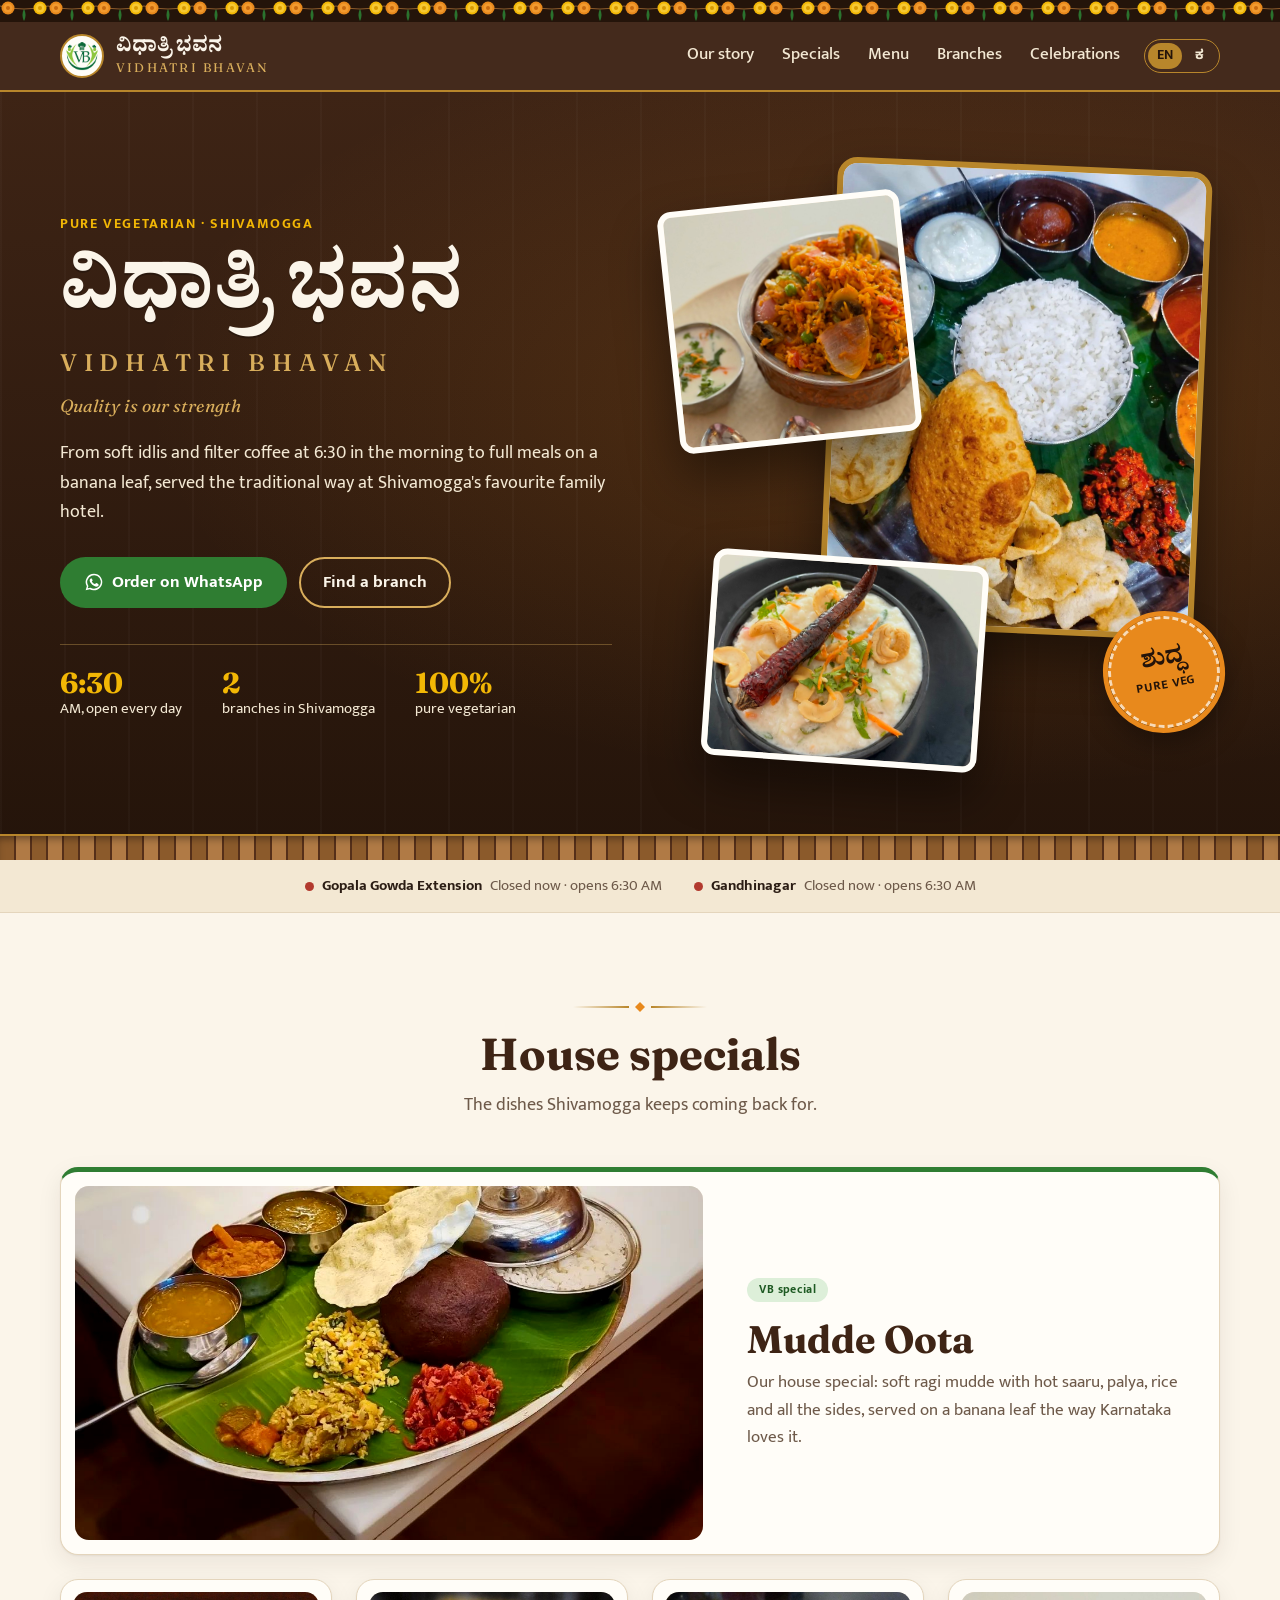
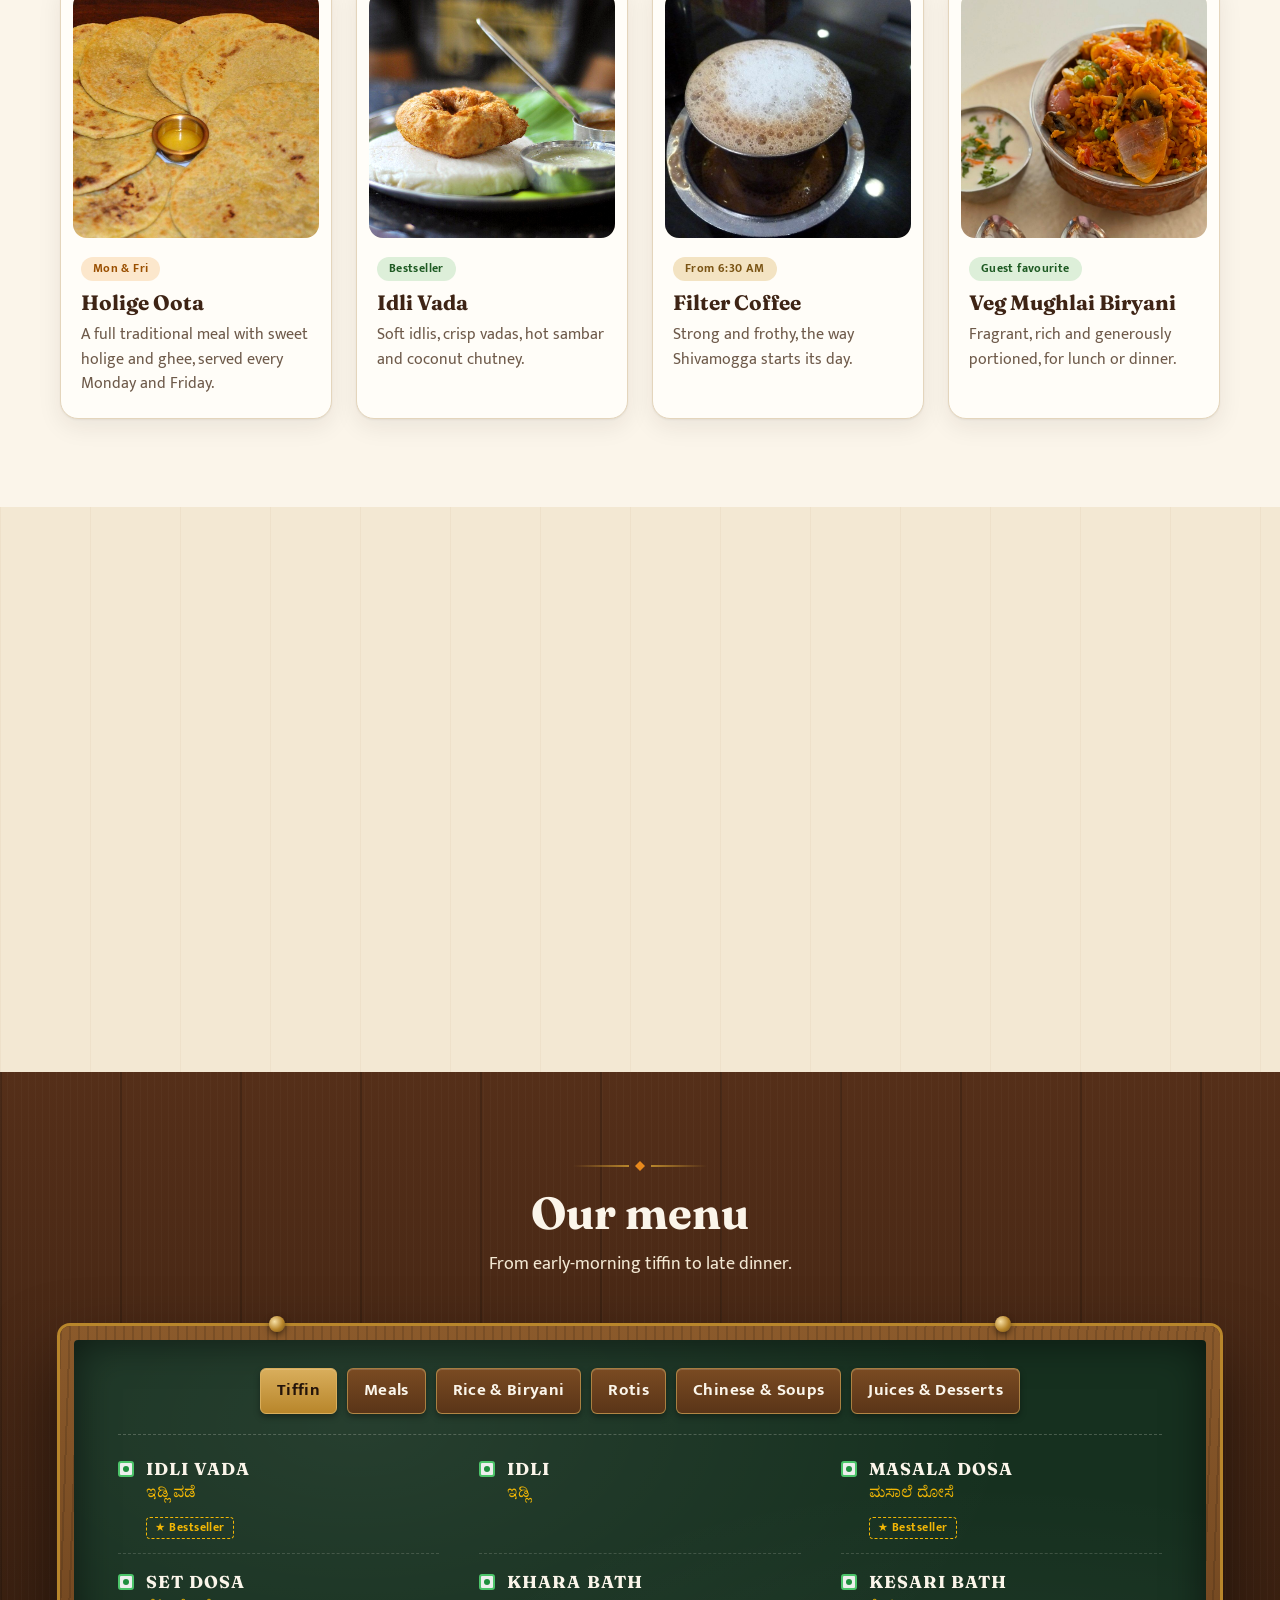
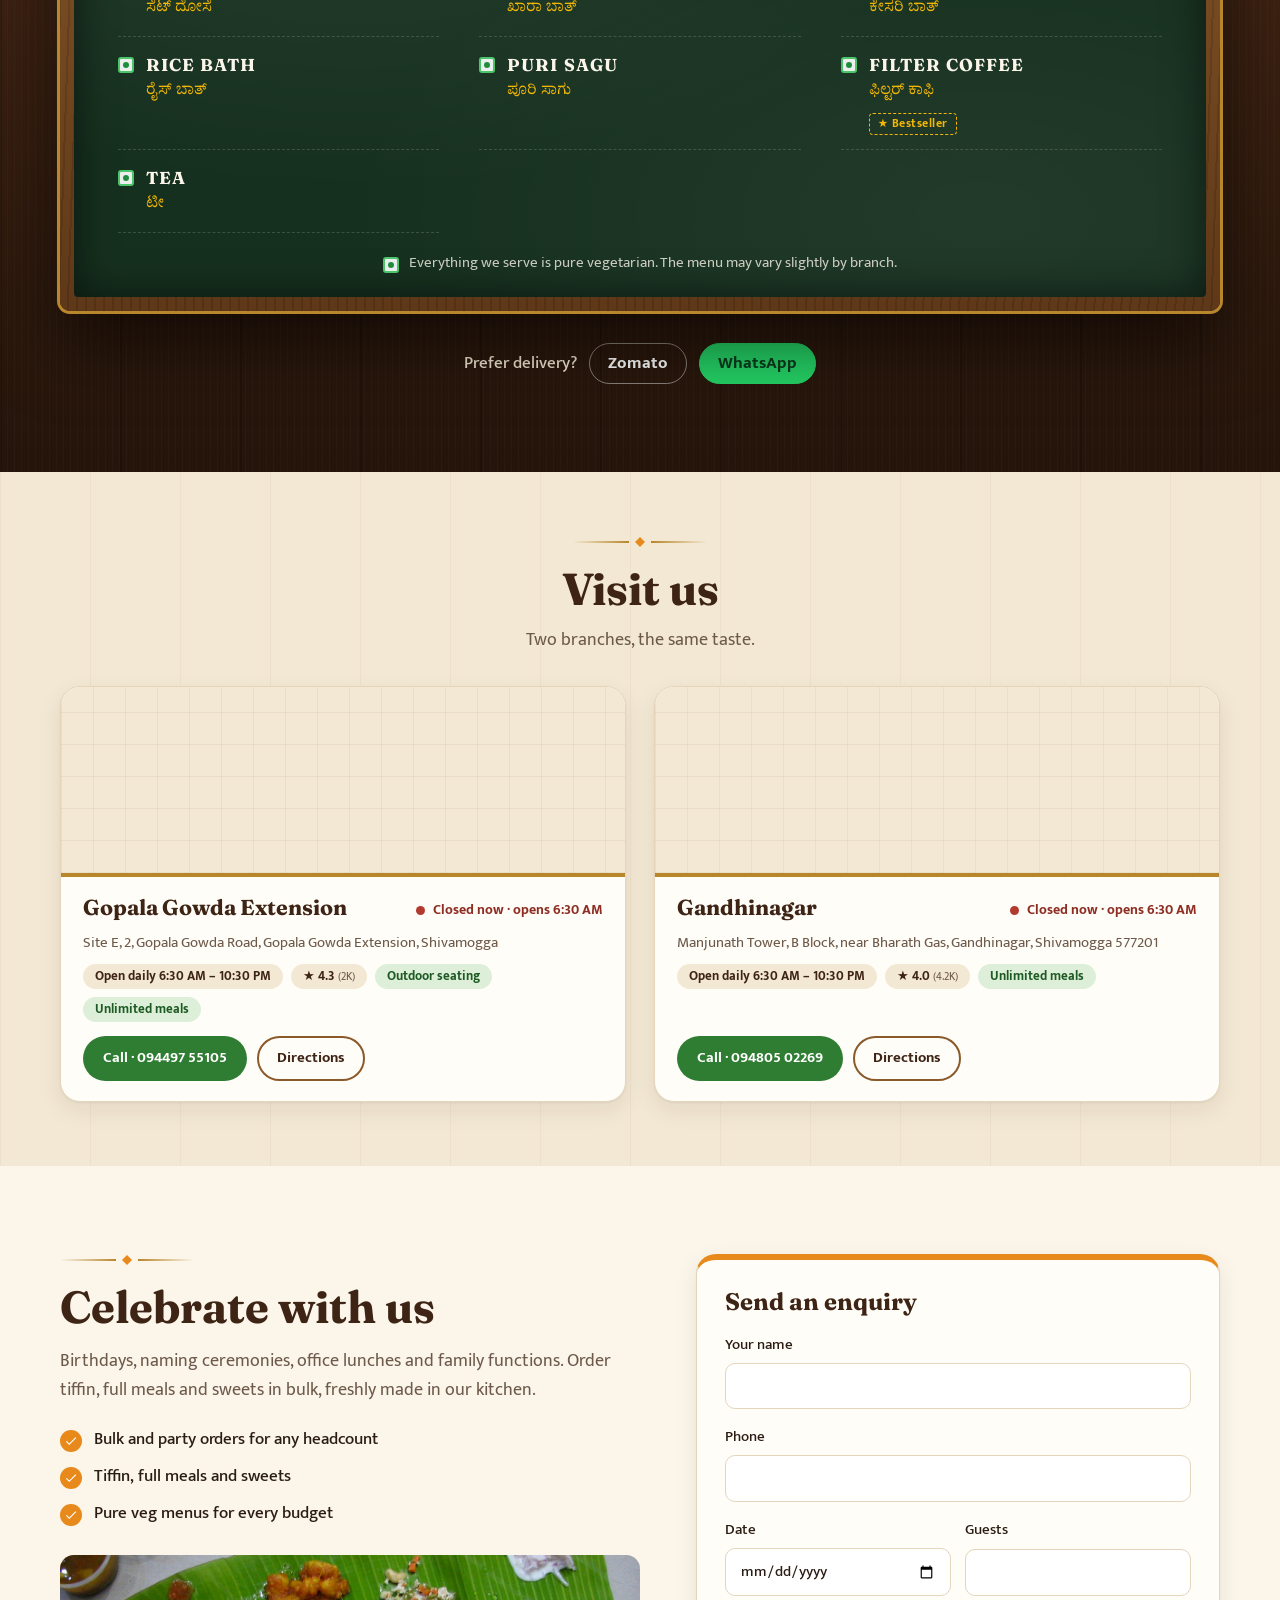
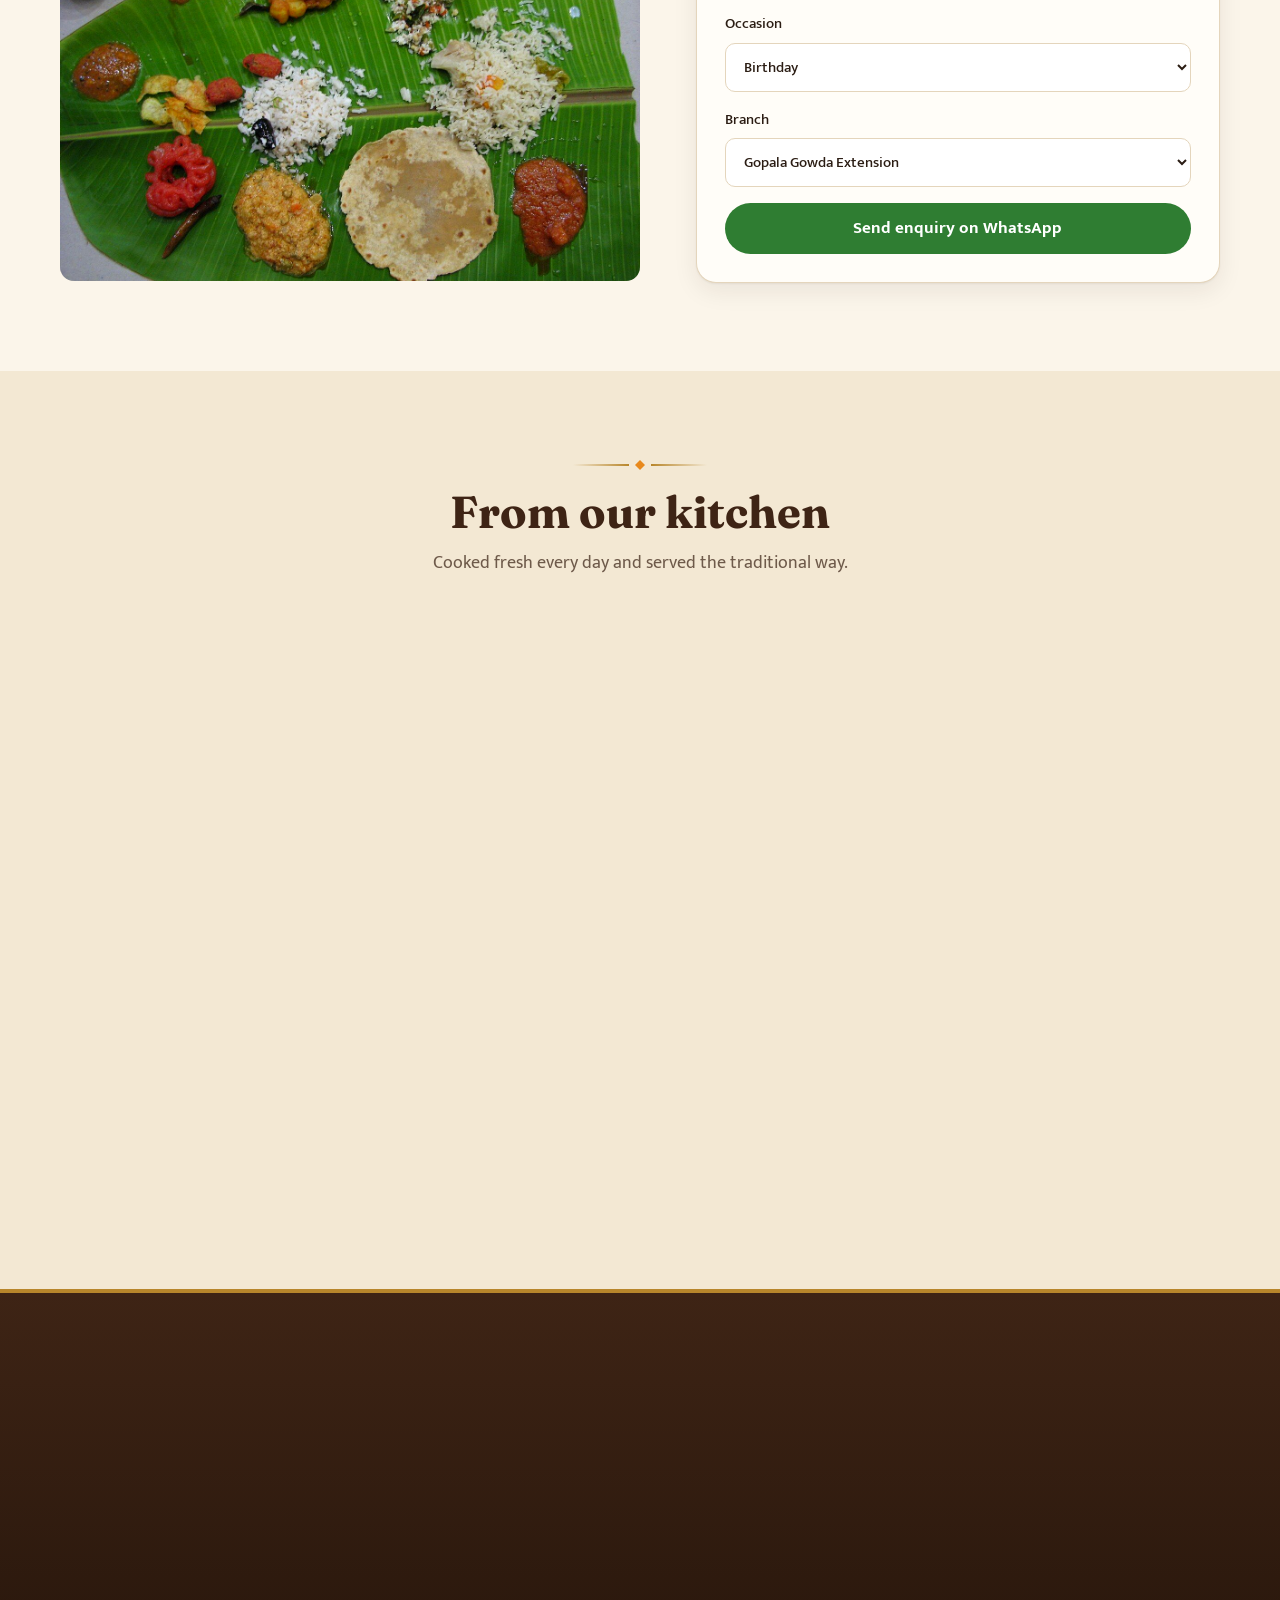
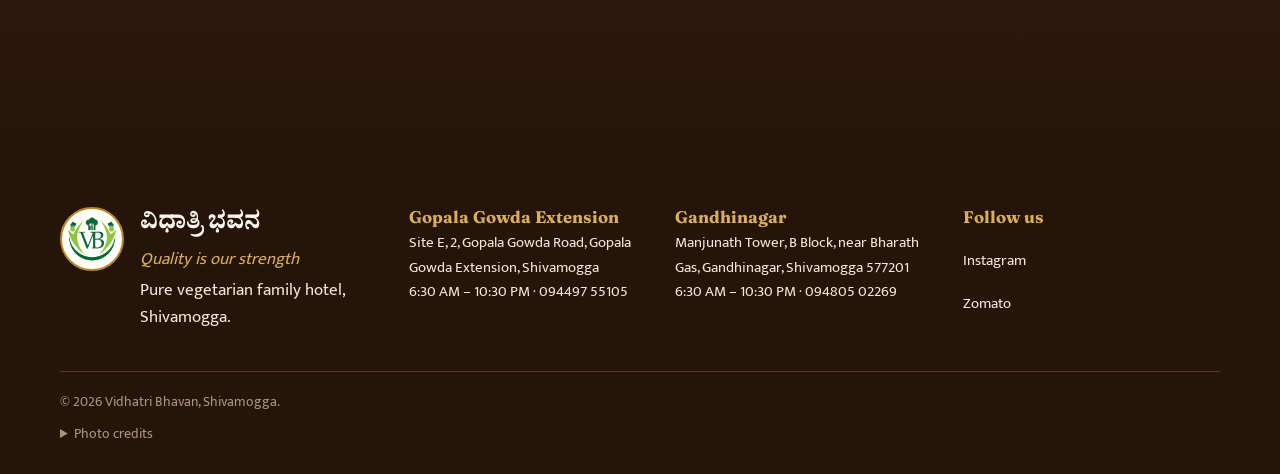
<file: index.html>
<!doctype html>
<html lang="en">
<head>
  <meta charset="utf-8">
  <meta name="viewport" content="width=device-width, initial-scale=1">
  <title>Vidhatri Bhavan · ವಿಧಾತ್ರಿ ಭವನ · Pure Veg Family Hotel, Shivamogga</title>
  <meta name="description" content="Vidhatri Bhavan is a pure vegetarian family hotel in Shivamogga. Soft idlis, crisp vadas, filter coffee, unlimited meals and Holige Oota. Branches at Gopala Gowda Extension and Gandhinagar.">
  <meta name="theme-color" content="#3E2415">
  <!-- Link previews (WhatsApp, Facebook) need full addresses. Update these if the site moves to its own domain. -->
  <link rel="canonical" href="https://prureddy.github.io/vidhatri-bhavan-website/">
  <meta property="og:type" content="website">
  <meta property="og:url" content="https://prureddy.github.io/vidhatri-bhavan-website/">
  <meta property="og:title" content="Vidhatri Bhavan · ವಿಧಾತ್ರಿ ಭವನ">
  <meta property="og:description" content="Pure vegetarian family hotel in Shivamogga. Two branches: Gopala Gowda Extension and Gandhinagar.">
  <meta property="og:image" content="https://prureddy.github.io/vidhatri-bhavan-website/assets/images/hero.jpg">
  <meta property="og:image:alt" content="South Indian meals with puri, rice and curries on a banana leaf">
  <meta name="twitter:card" content="summary_large_image">
  <link rel="icon" href="assets/logo-192.png" type="image/png">
  <link rel="apple-touch-icon" href="assets/logo-192.png">

  <link rel="preconnect" href="https://fonts.googleapis.com">
  <link rel="preconnect" href="https://fonts.gstatic.com" crossorigin>
  <link href="https://fonts.googleapis.com/css2?family=Fraunces:opsz,wght@9..144,500;9..144,700&family=Mukta:wght@400;500;700&family=Noto+Sans+Kannada:wght@400;600&family=Noto+Serif+Kannada:wght@600;800&display=swap" rel="stylesheet">
  <link rel="stylesheet" href="css/style.css">
</head>
<body>
  <div class="garland" aria-hidden="true"></div>

  <header class="site-header" id="top">
    <div class="wrap header-inner">
      <a class="brand" href="#top" aria-label="Vidhatri Bhavan home">
        <img class="brand-emblem" src="assets/logo-192.png" alt="" width="44" height="44">
        <span class="brand-text">
          <span class="brand-kn">ವಿಧಾತ್ರಿ ಭವನ</span>
          <span class="brand-en">Vidhatri Bhavan</span>
        </span>
      </a>

      <nav class="nav" id="nav" aria-label="Main">
        <a href="#about" data-i18n="nav.about">Our story</a>
        <a href="#specials" data-i18n="nav.specials">Specials</a>
        <a href="#menu" data-i18n="nav.menu">Menu</a>
        <a href="#branches" data-i18n="nav.branches">Branches</a>
        <a href="#celebrations" data-i18n="nav.celebrations">Celebrations</a>
      </nav>

      <div class="header-actions">
        <button class="lang-toggle" id="langToggle" type="button" aria-label="Switch language">
          <span data-lang="en">EN</span><span data-lang="kn">ಕ</span>
        </button>
        <button class="nav-toggle" id="navToggle" type="button" aria-label="Open menu" aria-expanded="false" aria-controls="nav">
          <span></span><span></span><span></span>
        </button>
      </div>
    </div>
  </header>

  <main>
    <!-- HERO -->
    <section class="hero">
      <div class="wrap hero-inner">
        <div class="hero-copy">
          <p class="eyebrow" data-i18n="hero.eyebrow">Pure vegetarian · Shivamogga</p>
          <h1>
            <span class="hero-kn">ವಿಧಾತ್ರಿ ಭವನ</span>
            <span class="hero-en">Vidhatri Bhavan</span>
          </h1>
          <p class="hero-motto" data-i18n="footer.motto">Quality is our strength</p>
          <p class="hero-lead" data-i18n="hero.lead">From soft idlis and filter coffee at 6:30 in the morning to full meals on a banana leaf, served the traditional way at Shivamogga's favourite family hotel.</p>
          <div class="hero-cta">
            <a class="btn btn-leaf" data-wa="order" href="#" target="_blank" rel="noopener">
              <svg class="ico" viewBox="0 0 24 24" aria-hidden="true"><path d="M12 2a10 10 0 0 0-8.6 15.1L2 22l5-1.3A10 10 0 1 0 12 2Zm0 18.2a8.2 8.2 0 0 1-4.2-1.2l-.3-.2-3 .8.8-2.9-.2-.3A8.2 8.2 0 1 1 12 20.2Zm4.5-6.1c-.2-.1-1.5-.7-1.7-.8-.2-.1-.4-.1-.6.1l-.8 1c-.1.2-.3.2-.5.1a6.7 6.7 0 0 1-3.3-2.9c-.2-.4.2-.4.7-1.3.1-.2 0-.3 0-.4l-.8-1.8c-.2-.5-.4-.4-.6-.4h-.5a1 1 0 0 0-.7.3 3 3 0 0 0-.9 2.2 5.2 5.2 0 0 0 1.1 2.7 11.8 11.8 0 0 0 4.5 4c1.7.7 2.3.8 3.2.6a2.7 2.7 0 0 0 1.8-1.2 2.2 2.2 0 0 0 .2-1.2c-.1-.1-.3-.2-.5-.3Z"/></svg>
              <span data-i18n="hero.order">Order on WhatsApp</span>
            </a>
            <a class="btn btn-ghost" href="#branches" data-i18n="hero.find">Find a branch</a>
          </div>
          <ul class="hero-facts">
            <li><strong>6:30</strong><span data-i18n="fact.open">AM, open every day</span></li>
            <li><strong>2</strong><span data-i18n="fact.branches">branches in Shivamogga</span></li>
            <li><strong>100%</strong><span data-i18n="fact.veg">pure vegetarian</span></li>
          </ul>
        </div>

        <div class="hero-collage">
          <figure class="photo hc-main" data-label="Photo: meals on banana leaf">
            <img src="assets/images/hero.jpg" alt="South Indian meals with puri, rice and curries on a banana leaf" fetchpriority="high">
          </figure>
          <figure class="photo hc-side" data-label="Photo: biryani">
            <img src="assets/images/biryani.jpg" alt="Veg biryani in a copper handi">
          </figure>
          <figure class="photo hc-low" data-label="Photo: curd rice">
            <img src="assets/images/gallery-4.jpg" alt="Special curd rice with cashews">
          </figure>
          <p class="hc-seal" aria-hidden="true"><span class="hc-seal-kn">ಶುದ್ಧ</span><span>Pure veg</span></p>
        </div>
      </div>
      <div class="slats" aria-hidden="true"></div>
    </section>

    <!-- LIVE STATUS -->
    <section class="status-strip" aria-label="Opening status">
      <div class="wrap status-inner" id="statusStrip"></div>
    </section>

    <!-- SPECIALS -->
    <section class="section" id="specials">
      <div class="wrap">
        <header class="section-head">
          <p class="ornament" aria-hidden="true"></p>
          <h2 data-i18n="specials.title">House specials</h2>
          <p data-i18n="specials.sub">The dishes Shivamogga keeps coming back for.</p>
        </header>

        <div class="specials">
          <article class="special special-featured">
            <figure class="photo" data-label="Photo: Mudde Oota">
              <img src="assets/images/mudde-oota.jpg" alt="Mudde Oota: ragi mudde with saaru, palya and curries on a banana leaf" loading="lazy">
            </figure>
            <div class="special-body">
              <span class="pill pill-leaf" data-i18n="tag.house">VB special</span>
              <h3 data-i18n="sp0.title">Mudde Oota</h3>
              <p data-i18n="sp0.desc">Our house special: soft ragi mudde with hot saaru, palya, rice and all the sides, served on a banana leaf the way Karnataka loves it.</p>
            </div>
          </article>
          <article class="special">
            <figure class="photo" data-label="Photo: Holige Oota thali">
              <img src="assets/images/holige-oota.jpg" alt="Holige Oota thali" loading="lazy">
            </figure>
            <span class="pill pill-marigold" data-i18n="tag.monfri">Mon &amp; Fri</span>
            <h3 data-i18n="sp1.title">Holige Oota</h3>
            <p data-i18n="sp1.desc">A full traditional meal with sweet holige and ghee, served every Monday and Friday.</p>
          </article>
          <article class="special">
            <figure class="photo" data-label="Photo: idli vada with sambar">
              <img src="assets/images/idli-vada.jpg" alt="Idli vada with sambar and chutney" loading="lazy">
            </figure>
            <span class="pill pill-leaf" data-i18n="tag.bestseller">Bestseller</span>
            <h3 data-i18n="sp2.title">Idli Vada</h3>
            <p data-i18n="sp2.desc">Soft idlis, crisp vadas, hot sambar and coconut chutney.</p>
          </article>
          <article class="special">
            <figure class="photo" data-label="Photo: filter coffee in steel tumbler">
              <img src="assets/images/filter-coffee.jpg" alt="Filter coffee" loading="lazy">
            </figure>
            <span class="pill pill-brass" data-i18n="tag.morning">From 6:30 AM</span>
            <h3 data-i18n="sp3.title">Filter Coffee</h3>
            <p data-i18n="sp3.desc">Strong and frothy, the way Shivamogga starts its day.</p>
          </article>
          <article class="special">
            <figure class="photo" data-label="Photo: veg Mughlai biryani">
              <img src="assets/images/biryani.jpg" alt="Veg biryani in a copper handi with raita" loading="lazy">
            </figure>
            <span class="pill pill-leaf" data-i18n="tag.favourite">Guest favourite</span>
            <h3 data-i18n="sp4.title">Veg Mughlai Biryani</h3>
            <p data-i18n="sp4.desc">Fragrant, rich and generously portioned, for lunch or dinner.</p>
          </article>
        </div>
      </div>
    </section>

    <!-- ABOUT -->
    <section class="section section-about" id="about">
      <div class="wrap about">
        <div class="about-copy">
          <p class="ornament ornament-left" aria-hidden="true"></p>
          <h2 data-i18n="about.title">Our story</h2>
          <p class="lead" data-i18n="about.p1">Vidhatri Bhavan is a pure vegetarian family hotel run by the Vidhatri Group of Hotels in Shivamogga, with branches in Gandhinagar and Gopala Gowda Extension.</p>
          <p data-i18n="about.p2">Our day begins at 6:30 in the morning with soft idlis, crisp vadas and strong filter coffee, and the chutney still comes in little bronze cups. By lunch the banana leaves are out for full meals, and the kitchen keeps going till 10:30 at night with North Indian thalis, biryanis and Chinese favourites.</p>
          <p data-i18n="about.p3">Our promise is right there on our logo: quality is our strength. Good food, honest portions, and prices a whole family can enjoy together.</p>
        </div>
        <ul class="about-points">
          <li><strong data-i18n="about.k1">6:30 AM</strong><span data-i18n="about.v1">Idli, vada and filter coffee, fresh every morning</span></li>
          <li><strong data-i18n="about.k2">Mon &amp; Fri</strong><span data-i18n="about.v2">Holige Oota with plenty of ghee</span></li>
          <li><strong data-i18n="about.k3">VB special</strong><span data-i18n="about.v3">Mudde Oota with ragi mudde and saaru</span></li>
          <li><strong data-i18n="about.k4">Bronze cups</strong><span data-i18n="about.v4">Chutney served the traditional way</span></li>
        </ul>
      </div>
    </section>

    <!-- MENU -->
    <section class="section section-leaf" id="menu">
      <div class="wrap">
        <header class="section-head on-dark">
          <p class="ornament" aria-hidden="true"></p>
          <h2 data-i18n="menu.title">Our menu</h2>
          <p data-i18n="menu.sub">From early-morning tiffin to late dinner.</p>
        </header>

        <div class="menu-card">
          <div class="menu-board">
            <div class="menu-tabs" role="tablist" id="menuTabs"></div>
            <div class="menu-panel" id="menuPanel" role="tabpanel"></div>
            <p class="menu-note">
              <span class="veg-mark" aria-hidden="true"></span>
              <span data-i18n="menu.note">Everything we serve is pure vegetarian. The menu may vary slightly by branch.</span>
            </p>
          </div>
        </div>

        <div class="order-online">
          <span data-i18n="order.title">Prefer delivery?</span>
          <a class="chip" data-link="zomato" href="#" target="_blank" rel="noopener">Zomato</a>
          <a class="chip chip-wa" data-wa="order" href="#" target="_blank" rel="noopener">WhatsApp</a>
        </div>
      </div>
    </section>

    <!-- BRANCHES -->
    <section class="section section-wood" id="branches">
      <div class="wrap">
        <header class="section-head">
          <p class="ornament" aria-hidden="true"></p>
          <h2 data-i18n="branches.title">Visit us</h2>
          <p data-i18n="branches.sub">Two branches, the same taste.</p>
        </header>
        <div class="branches" id="branchList"></div>
      </div>
    </section>

    <!-- CELEBRATIONS -->
    <section class="section" id="celebrations">
      <div class="wrap celebrate">
        <div class="celebrate-copy">
          <p class="ornament ornament-left" aria-hidden="true"></p>
          <h2 data-i18n="cel.title">Celebrate with us</h2>
          <p class="lead" data-i18n="cel.sub">Birthdays, naming ceremonies, office lunches and family functions. Order tiffin, full meals and sweets in bulk, freshly made in our kitchen.</p>
          <ul class="ticks">
            <li data-i18n="cel.p1">Bulk and party orders for any headcount</li>
            <li data-i18n="cel.p2">Tiffin, full meals and sweets</li>
            <li data-i18n="cel.p3">Pure veg menus for every budget</li>
          </ul>
          <figure class="photo celebrate-photo" data-label="Photo: a festive meal spread">
            <img src="assets/images/party-order.jpg" alt="A wedding meal served on a banana leaf" loading="lazy">
          </figure>
        </div>

        <form class="enquiry" id="enquiryForm" novalidate>
          <h3 data-i18n="form.title">Send an enquiry</h3>
          <label>
            <span data-i18n="form.name">Your name</span>
            <input name="name" required autocomplete="name">
          </label>
          <label>
            <span data-i18n="form.phone">Phone</span>
            <input name="phone" type="tel" required autocomplete="tel" inputmode="tel" pattern="[0-9+ ]{10,15}">
          </label>
          <div class="row">
            <label>
              <span data-i18n="form.date">Date</span>
              <input name="date" type="date" required>
            </label>
            <label>
              <span data-i18n="form.guests">Guests</span>
              <input name="guests" type="number" min="1" max="1000" inputmode="numeric" required>
            </label>
          </div>
          <label>
            <span data-i18n="form.occasion">Occasion</span>
            <select name="occasion">
              <option value="Birthday" data-i18n="occ.birthday">Birthday</option>
              <option value="Naming ceremony" data-i18n="occ.naming">Naming ceremony</option>
              <option value="Office party" data-i18n="occ.office">Office party</option>
              <option value="Family function" data-i18n="occ.family">Family function</option>
              <option value="Bulk order" data-i18n="occ.bulk">Bulk order</option>
              <option value="Other" data-i18n="occ.other">Other</option>
            </select>
          </label>
          <label>
            <span data-i18n="form.branch">Branch</span>
            <select name="branch" id="branchSelect"></select>
          </label>
          <button class="btn btn-leaf btn-block" type="submit" data-i18n="form.submit">Send enquiry on WhatsApp</button>
          <p class="form-error" id="formError" role="alert" hidden data-i18n="form.error">Please fill in your name, phone, date and number of guests.</p>
        </form>
      </div>
    </section>

    <!-- GALLERY -->
    <section class="section section-cream" id="gallery">
      <div class="wrap">
        <header class="section-head">
          <p class="ornament" aria-hidden="true"></p>
          <h2 data-i18n="gallery.title">From our kitchen</h2>
          <p data-i18n="gallery.sub">Cooked fresh every day and served the traditional way.</p>
        </header>
        <div class="gallery">
          <figure class="photo g-tall" data-label="Photo: North Indian Thali">
            <img src="assets/images/gallery-1.jpg" alt="North Indian thali with naan, dal, curries and rice" loading="lazy">
            <figcaption data-i18n="gal.1">North Indian Thali</figcaption>
          </figure>
          <figure class="photo g-wide" data-label="Photo: Our dining hall, Gopala Gowda Extension">
            <img src="assets/images/gallery-2.jpg" alt="Dining hall at the Gopala Gowda branch with wooden ceiling, chandelier and marigold garlands" loading="lazy">
            <figcaption data-i18n="gal.2">Our dining hall, Gopala Gowda Extension</figcaption>
          </figure>
          <figure class="photo" data-label="Photo: Masala Dosa">
            <img src="assets/images/gallery-3.jpg" alt="Masala dosa with chutneys" loading="lazy">
            <figcaption data-i18n="gal.3">Masala Dosa</figcaption>
          </figure>
          <figure class="photo" data-label="Photo: Special Curd Rice">
            <img src="assets/images/gallery-4.jpg" alt="Special curd rice with cashews and a fried red chilli" loading="lazy">
            <figcaption data-i18n="gal.4">Special Curd Rice</figcaption>
          </figure>
          <figure class="photo" data-label="Photo: Meals on a Banana Leaf">
            <img src="assets/images/gallery-5.jpg" alt="South Indian vegetarian meal on a banana leaf" loading="lazy">
            <figcaption data-i18n="gal.5">Meals on a Banana Leaf</figcaption>
          </figure>
          <figure class="photo" data-label="Photo: Kesari Bath">
            <img src="assets/images/gallery-6.jpg" alt="Kesari bath on a banana leaf" loading="lazy">
            <figcaption data-i18n="gal.6">Kesari Bath</figcaption>
          </figure>
        </div>
      </div>
    </section>

    <!-- RATINGS -->
    <section class="ratings" aria-labelledby="ratingsTitle">
      <div class="wrap ratings-inner">
        <h2 id="ratingsTitle" data-i18n="ratings.title">Loved by Shivamogga</h2>
        <div class="ratings-list" id="ratingsList"></div>
      </div>
      <div class="wrap reviews" id="reviews" hidden>
        <div class="reviews-head" id="reviewsHead">
          <svg class="g-mark" viewBox="0 0 48 48" aria-hidden="true"><path fill="#4285F4" d="M45.1 24.5c0-1.6-.1-3.1-.4-4.5H24v8.5h11.8c-.5 2.8-2.1 5.1-4.4 6.7v5.5h7.1c4.2-3.8 6.6-9.5 6.6-16.2Z"/><path fill="#34A853" d="M24 46c5.9 0 10.9-2 14.5-5.3l-7.1-5.5c-2 1.3-4.5 2.1-7.4 2.1-5.7 0-10.6-3.9-12.3-9.1H4.4v5.7C8 41.1 15.4 46 24 46Z"/><path fill="#FBBC05" d="M11.7 28.2c-.4-1.3-.7-2.7-.7-4.2s.3-2.9.7-4.2v-5.7H4.4A21.9 21.9 0 0 0 2 24c0 3.5.8 6.9 2.4 9.9l7.3-5.7Z"/><path fill="#EA4335" d="M24 10.7c3.2 0 6.1 1.1 8.4 3.3l6.3-6.3C34.9 4.2 29.9 2 24 2 15.4 2 8 6.9 4.4 14.1l7.3 5.7c1.7-5.2 6.6-9.1 12.3-9.1Z"/></svg>
          <span id="reviewsHeading">What people say</span>
          <div class="reviews-nav">
            <button type="button" id="reviewsPrev" aria-label="Previous review">‹</button>
            <button type="button" id="reviewsNext" aria-label="Next review">›</button>
          </div>
        </div>
        <ul class="reviews-track" id="reviewsTrack"></ul>
      </div>
    </section>
  </main>

  <footer class="site-footer">
    <div class="wrap footer-inner">
      <div class="footer-brand">
        <img class="footer-logo" src="assets/logo-192.png" alt="" width="64" height="64">
        <div>
          <p class="brand-kn">ವಿಧಾತ್ರಿ ಭವನ</p>
          <p class="footer-motto" data-i18n="footer.motto">Quality is our strength</p>
          <p data-i18n="footer.tag">Pure vegetarian family hotel, Shivamogga.</p>
        </div>
      </div>
      <div class="footer-col" id="footerBranches"></div>
      <div class="footer-col">
        <h3 data-i18n="footer.follow">Follow us</h3>
        <a data-link="instagram" href="#" target="_blank" rel="noopener">Instagram</a>
        <a data-link="zomato" href="#" target="_blank" rel="noopener">Zomato</a>
      </div>
    </div>
    <div class="footer-legal wrap">
      <p>© <span id="year"></span> Vidhatri Bhavan, Shivamogga.</p>
      <details class="credits" id="photoCredits" hidden>
        <summary data-i18n="footer.credits">Photo credits</summary>
        <ul id="creditList"></ul>
      </details>
    </div>
  </footer>

  <!-- Mobile action bar -->
  <nav class="action-bar" aria-label="Quick actions">
    <a id="barCall" href="#"><svg class="ico" viewBox="0 0 24 24" aria-hidden="true"><path d="M6.6 10.8a15.1 15.1 0 0 0 6.6 6.6l2.2-2.2a1 1 0 0 1 1-.2 11.4 11.4 0 0 0 3.6.6 1 1 0 0 1 1 1V20a1 1 0 0 1-1 1A17 17 0 0 1 3 4a1 1 0 0 1 1-1h3.5a1 1 0 0 1 1 1 11.4 11.4 0 0 0 .6 3.6 1 1 0 0 1-.3 1Z"/></svg><span data-i18n="bar.call">Call</span></a>
    <a data-wa="order" href="#" target="_blank" rel="noopener" class="bar-primary"><svg class="ico" viewBox="0 0 24 24" aria-hidden="true"><path d="M12 2a10 10 0 0 0-8.6 15.1L2 22l5-1.3A10 10 0 1 0 12 2Zm4.5 12.1c-.2-.1-1.5-.7-1.7-.8-.2-.1-.4-.1-.6.1l-.8 1c-.1.2-.3.2-.5.1a6.7 6.7 0 0 1-3.3-2.9c-.2-.4.2-.4.7-1.3.1-.2 0-.3 0-.4l-.8-1.8c-.2-.5-.4-.4-.6-.4h-.5a1 1 0 0 0-.7.3 3 3 0 0 0-.9 2.2 5.2 5.2 0 0 0 1.1 2.7 11.8 11.8 0 0 0 4.5 4c1.7.7 2.3.8 3.2.6a2.7 2.7 0 0 0 1.8-1.2 2.2 2.2 0 0 0 .2-1.2c-.1-.1-.3-.2-.5-.3Z"/></svg><span data-i18n="bar.order">Order</span></a>
    <a href="#branches"><svg class="ico" viewBox="0 0 24 24" aria-hidden="true"><path d="M12 2a7 7 0 0 0-7 7c0 5.2 7 13 7 13s7-7.8 7-13a7 7 0 0 0-7-7Zm0 9.5A2.5 2.5 0 1 1 12 6.5a2.5 2.5 0 0 1 0 5Z"/></svg><span data-i18n="bar.visit">Visit</span></a>
  </nav>

  <script src="js/data.js"></script>
  <script src="js/main.js"></script>
</body>
</html>
</file>
<file: css/style.css>
/* Vidhatri Bhavan: warm wood and banana leaf theme */

:root {
  --teak-900: #24140A;
  --teak-800: #3E2415;
  --teak-700: #552F19;
  --wood: #8B5A2B;
  --wood-light: #B07A45;
  --cream: #FBF5EA;
  --cream-2: #F3E8D3;
  --paper: #FFFDF8;
  --leaf: #2F7D32;
  --leaf-dark: #1E5A23;
  --leaf-deep: #143F18;
  --marigold: #E8891C;
  --turmeric: #F2B705;
  --brass: #B8862B;
  --brass-light: #D9AE5C;
  --ink: #2B1D14;
  --muted: #6E5A4A;
  --line: #E4D5BC;

  --font-display: "Fraunces", "Noto Serif Kannada", Georgia, serif;
  --font-kn-display: "Noto Serif Kannada", "Fraunces", serif;
  --font-body: "Mukta", "Noto Sans Kannada", system-ui, sans-serif;

  --radius: 14px;
  --shadow: 0 1px 2px rgba(43, 29, 20, .06), 0 8px 24px rgba(43, 29, 20, .08);
  --wrap: 1160px;
}

body.lang-kn {
  --font-display: "Noto Serif Kannada", "Fraunces", serif;
  --font-body: "Noto Sans Kannada", "Mukta", system-ui, sans-serif;
}

*, *::before, *::after { box-sizing: border-box; }
html { scroll-behavior: smooth; scroll-padding-top: 84px; -webkit-text-size-adjust: 100%; }
body {
  margin: 0;
  background: var(--cream);
  color: var(--ink);
  font-family: var(--font-body);
  font-size: 17px;
  line-height: 1.6;
  overflow-x: hidden;
}
img { max-width: 100%; display: block; }
a { color: inherit; }
h1, h2, h3 { font-family: var(--font-display); line-height: 1.2; margin: 0; }
p { margin: 0; }
button, input, select { font: inherit; }

.wrap { width: min(100% - 32px, var(--wrap)); margin-inline: auto; }

.ico { width: 20px; height: 20px; fill: currentColor; flex: none; }

/* ---------- Garland ---------- */
.garland {
  height: 22px;
  background: var(--teak-900) url("../assets/garland.svg") repeat-x 0 0 / 48px 22px;
}

/* ---------- Header ---------- */
.site-header {
  position: sticky;
  top: 0;
  z-index: 50;
  background: rgba(62, 36, 21, .97);
  color: var(--cream);
  border-bottom: 2px solid var(--brass);
  backdrop-filter: blur(6px);
}
.header-inner { display: flex; align-items: center; gap: 24px; min-height: 68px; }
.brand { display: flex; align-items: center; gap: 12px; text-decoration: none; }
/* The green logo needs a light disc to stand out on the dark wood header. */
.brand-emblem, .footer-logo {
  width: 44px; height: 44px;
  padding: 3px;
  border-radius: 50%;
  background: var(--paper);
  border: 2px solid var(--brass);
  flex: none;
}
.footer-logo { width: 64px; height: 64px; padding: 4px; }
.brand-text { display: flex; flex-direction: column; line-height: 1.1; }
.brand-kn { font-family: var(--font-kn-display); font-weight: 800; font-size: 1.3rem; color: var(--cream); }
.brand-en { font-family: "Fraunces", serif; font-size: .78rem; letter-spacing: .18em; text-transform: uppercase; color: var(--brass-light); }

.nav { display: flex; gap: 28px; margin-left: auto; }
.nav a {
  text-decoration: none;
  font-weight: 500;
  color: var(--cream-2);
  padding: 6px 0;
  border-bottom: 2px solid transparent;
  transition: color .2s, border-color .2s;
}
.nav a:hover { color: #fff; border-color: var(--marigold); }

.header-actions { display: flex; align-items: center; gap: 10px; }
.lang-toggle {
  display: inline-flex;
  border: 1px solid var(--brass);
  border-radius: 999px;
  background: transparent;
  padding: 3px;
  cursor: pointer;
}
.lang-toggle span {
  min-width: 34px;
  padding: 2px 8px;
  border-radius: 999px;
  color: var(--cream-2);
  font-size: .85rem;
  font-weight: 700;
  text-align: center;
}
.lang-toggle span.is-active { background: var(--brass); color: var(--teak-900); }

.nav-toggle {
  display: none;
  width: 42px; height: 42px;
  border: 0; background: transparent; cursor: pointer;
  flex-direction: column; justify-content: center; gap: 5px; padding: 9px;
}
.nav-toggle span { height: 2px; background: var(--cream); border-radius: 2px; transition: transform .25s, opacity .25s; }

/* ---------- Buttons ---------- */
.btn {
  display: inline-flex;
  align-items: center;
  justify-content: center;
  gap: 8px;
  min-height: 48px;
  padding: 10px 22px;
  border-radius: 999px;
  border: 2px solid transparent;
  font-weight: 700;
  text-decoration: none;
  cursor: pointer;
  transition: transform .15s, background .2s, border-color .2s, color .2s;
}
.btn:hover { transform: translateY(-1px); }
.btn:focus-visible, .menu-tab:focus-visible, .chip:focus-visible, .lang-toggle:focus-visible {
  outline: 3px solid var(--turmeric);
  outline-offset: 2px;
}
.btn-leaf { background: var(--leaf); color: #fff; }
.btn-leaf:hover { background: var(--leaf-dark); }
.btn-ghost { border-color: var(--brass-light); color: var(--cream); }
.btn-ghost:hover { background: rgba(217, 174, 92, .12); }
.btn-outline { border-color: var(--wood); color: var(--teak-800); background: transparent; }
.btn-outline:hover { background: var(--cream-2); }
.btn-block { width: 100%; }

/* ---------- Hero ---------- */
.hero {
  position: relative;
  color: var(--cream);
  background:
    radial-gradient(ellipse at 75% 40%, rgba(232, 137, 28, .18), transparent 60%),
    linear-gradient(180deg, var(--teak-800), var(--teak-900));
  overflow: hidden;
}
/* Faint vertical wood panelling, like the walls inside. */
.hero::before {
  content: "";
  position: absolute; inset: 0;
  background: repeating-linear-gradient(90deg, rgba(255, 255, 255, .025) 0 2px, transparent 2px 64px);
  pointer-events: none;
}
.hero-inner {
  position: relative;
  display: grid;
  grid-template-columns: 1fr 1fr;
  align-items: center;
  gap: 56px;
  padding: 72px 0 96px;
}
.eyebrow {
  display: inline-block;
  color: var(--turmeric);
  font-weight: 700;
  letter-spacing: .12em;
  text-transform: uppercase;
  font-size: .85rem;
  margin-bottom: 18px;
}
body.lang-kn .eyebrow { letter-spacing: .02em; text-transform: none; font-size: 1rem; }
.hero h1 { display: flex; flex-direction: column; gap: 4px; margin-bottom: 22px; }
.hero-kn {
  font-family: var(--font-kn-display);
  font-weight: 800;
  font-size: clamp(2.8rem, 7vw, 5rem);
  line-height: 1.15;
  color: var(--cream);
  text-shadow: 0 2px 0 rgba(0, 0, 0, .25);
}
.hero-en {
  font-family: "Fraunces", serif;
  font-weight: 500;
  font-size: clamp(1.1rem, 2.4vw, 1.5rem);
  letter-spacing: .28em;
  text-transform: uppercase;
  color: var(--brass-light);
}
.hero-motto { font-family: "Fraunces", serif; font-style: italic; color: var(--brass-light); font-size: 1.1rem; margin: -8px 0 18px; }
body.lang-kn .hero-motto { font-family: var(--font-kn-display); font-style: normal; }
.hero-lead { font-size: 1.15rem; max-width: 34em; color: var(--cream-2); margin-bottom: 30px; }
.hero-cta { display: flex; flex-wrap: wrap; gap: 12px; margin-bottom: 36px; }

/* Three facts on one row: number above, label below. */
.hero-facts {
  list-style: none; margin: 0; padding: 22px 0 0;
  display: grid; grid-template-columns: repeat(3, auto); justify-content: start; gap: 0 40px;
  border-top: 1px solid rgba(217, 174, 92, .35);
}
.hero-facts li { display: flex; flex-direction: column; color: var(--cream-2); line-height: 1.3; font-size: .95rem; }
.hero-facts strong { font-family: "Fraunces", serif; font-size: 1.8rem; color: var(--turmeric); line-height: 1.1; }

/* ---------- Hero collage: three framed photos ---------- */
.hero-collage { position: relative; height: 600px; }
.hero-collage .photo { position: absolute; box-shadow: 0 24px 50px rgba(0, 0, 0, .45); }
.hero-collage .hc-main {
  right: 3%; top: 0; width: 68%; aspect-ratio: 4 / 5;
  border: 6px solid var(--brass); border-radius: 20px; transform: rotate(2.5deg);
}
.hero-collage .hc-side {
  left: 0; top: 6%; width: 44%; aspect-ratio: 1;
  border: 6px solid var(--paper); border-radius: 14px; transform: rotate(-6deg);
}
.hero-collage .hc-low {
  left: 7%; bottom: 0; width: 50%; aspect-ratio: 4 / 3;
  border: 6px solid var(--paper); border-radius: 14px; transform: rotate(4deg);
}
.hc-seal {
  position: absolute; right: 0; bottom: 6%;
  width: 112px; height: 112px; border-radius: 50%;
  display: flex; flex-direction: column; align-items: center; justify-content: center;
  background: var(--marigold); color: var(--teak-900);
  border: 3px dashed rgba(255, 253, 248, .7); outline: 5px solid var(--marigold);
  font-weight: 700; font-size: .78rem; letter-spacing: .08em; text-transform: uppercase;
  transform: rotate(-10deg); box-shadow: 0 12px 30px rgba(0, 0, 0, .4);
}
.hc-seal-kn { font-family: var(--font-kn-display); font-size: 1.5rem; letter-spacing: 0; line-height: 1.1; }


/* Wooden slat ceiling motif at the base of the hero. */
.slats {
  position: absolute; left: 0; right: 0; bottom: 0; height: 26px;
  background:
    repeating-linear-gradient(90deg, var(--wood) 0 14px, var(--teak-700) 14px 16px, var(--wood-light) 16px 30px, var(--teak-700) 30px 32px);
  box-shadow: inset 0 6px 8px -4px rgba(0, 0, 0, .45);
  border-top: 2px solid var(--brass);
}

/* ---------- Photos and placeholders ---------- */
.photo {
  position: relative;
  margin: 0;
  overflow: hidden;
  border-radius: var(--radius);
  background: var(--cream-2);
  aspect-ratio: 4 / 3;
}
/* A light warm boost so dishes look as good on screen as on the table. */
.photo img { width: 100%; height: 100%; object-fit: cover; filter: saturate(1.1) contrast(1.04); }
.photo.is-missing img { display: none; }
.photo.is-missing {
  background:
    radial-gradient(circle at 30% 30%, rgba(242, 183, 5, .25), transparent 50%),
    repeating-linear-gradient(115deg, rgba(255, 255, 255, .06) 0 2px, transparent 2px 22px),
    linear-gradient(135deg, var(--leaf-dark), var(--leaf-deep));
}
.photo.is-missing::after {
  content: attr(data-label);
  position: absolute; inset: auto 12px 12px 12px;
  padding: 8px 12px;
  border-radius: 8px;
  background: rgba(36, 20, 10, .72);
  color: var(--cream);
  font-size: .82rem;
  line-height: 1.35;
}
.photo.is-missing::before {
  content: "";
  position: absolute; left: 50%; top: 42%;
  width: 64px; height: 64px;
  transform: translate(-50%, -50%);
  background: url("../assets/emblem.svg") center / contain no-repeat;
  opacity: .9;
}


/* ---------- Status strip ---------- */
.status-strip { background: var(--cream-2); border-bottom: 1px solid var(--line); }
.status-inner { display: flex; flex-wrap: wrap; justify-content: center; gap: 10px 32px; padding: 14px 0; }
.status { display: inline-flex; align-items: center; gap: 8px; text-decoration: none; font-size: .95rem; color: var(--muted); }
.status strong { color: var(--ink); }
.dot { width: 9px; height: 9px; border-radius: 50%; background: #B23A2E; flex: none; }
.is-open .dot { background: #2EA043; box-shadow: 0 0 0 4px rgba(46, 160, 67, .18); }
.status-today {
  display: inline-flex; align-items: center; gap: 6px;
  padding: 2px 12px; border-radius: 999px;
  background: #FCE7CC; color: #9A4F00;
  font-size: .88rem; font-weight: 700; text-decoration: none;
}

/* ---------- Sections ---------- */
.section { padding: 88px 0; }
.section-head { text-align: center; max-width: 640px; margin: 0 auto 48px; }
.section-head h2 { font-size: clamp(2rem, 4vw, 2.8rem); color: var(--teak-800); margin-bottom: 10px; }
.section-head p { color: var(--muted); font-size: 1.1rem; }
.section-head.on-dark h2 { color: var(--cream); }
.section-head.on-dark p { color: var(--cream-2); }

/* Brass divider: line, marigold diamond, line. */
.ornament {
  display: flex; align-items: center; justify-content: center; gap: 22px;
  height: 12px;
  margin-bottom: 14px;
  background: url("data:image/svg+xml,%3Csvg xmlns='http://www.w3.org/2000/svg' viewBox='0 0 12 12'%3E%3Cpath d='M6 0 12 6 6 12 0 6Z' fill='%23E8891C'/%3E%3C/svg%3E") center / 10px no-repeat;
}
.ornament::before, .ornament::after {
  content: ""; width: 56px; height: 2px;
  background: linear-gradient(90deg, transparent, var(--brass));
}
.ornament::after { transform: scaleX(-1); }
.ornament-left { justify-content: flex-start; width: 134px; }

/* ---------- Specials ---------- */
.specials { display: grid; grid-template-columns: repeat(4, 1fr); gap: 24px; }
.special {
  background: var(--paper);
  border: 1px solid var(--line);
  border-radius: calc(var(--radius) + 4px);
  padding: 12px 12px 22px;
  box-shadow: var(--shadow);
  transition: transform .2s, box-shadow .2s;
}
.special:hover { transform: translateY(-4px); box-shadow: 0 16px 36px rgba(43, 29, 20, .14); }
.special .photo { margin-bottom: 16px; aspect-ratio: 1; }
.special:hover .photo img, .gallery .photo:hover img { transform: scale(1.06); }
.special h3 { font-size: 1.3rem; color: var(--teak-800); margin: 10px 8px 6px; }
.special p { color: var(--muted); margin: 0 8px; font-size: .97rem; }
.special .pill { margin-left: 8px; }
.special-featured {
  grid-column: 1 / -1;
  display: grid; grid-template-columns: 1.35fr 1fr; align-items: center; gap: 12px 36px;
  padding: 14px;
  border-top: 5px solid var(--leaf);
}
.special-featured .photo { aspect-ratio: 16 / 9; margin: 0; }
.special-featured .special-body { padding: 8px 18px 8px 0; }
.special-featured h3 { font-size: clamp(1.8rem, 3vw, 2.4rem); margin-top: 14px; }
.special-featured p { font-size: 1.08rem; }

/* ---------- About ---------- */
.section-about {
  background:
    repeating-linear-gradient(90deg, rgba(139, 90, 43, .05) 0 1px, transparent 1px 90px),
    var(--cream-2);
}
.about { display: grid; grid-template-columns: 1.2fr 1fr; gap: 56px; align-items: center; }
.about-copy h2 { font-size: clamp(2rem, 4vw, 2.8rem); color: var(--teak-800); margin-bottom: 16px; }
.about-copy p { color: var(--muted); margin-bottom: 14px; }
.about-copy .lead { color: var(--ink); font-size: 1.15rem; font-weight: 500; }
.about-points { list-style: none; margin: 0; padding: 0; display: grid; grid-template-columns: 1fr 1fr; gap: 16px; }
.about-points li {
  display: flex; flex-direction: column; gap: 4px;
  padding: 20px 20px 22px;
  background: var(--paper);
  border: 1px solid var(--line);
  border-top: 4px solid var(--brass);
  border-radius: 14px;
  box-shadow: var(--shadow);
}
.about-points strong { font-family: var(--font-display); font-size: 1.35rem; color: var(--teak-800); }
.about-points span { color: var(--muted); font-size: .95rem; line-height: 1.45; }

.pill {
  display: inline-block;
  padding: 2px 12px;
  border-radius: 999px;
  font-size: .78rem;
  font-weight: 700;
  letter-spacing: .03em;
}
.pill-marigold { background: #FCE7CC; color: #9A4F00; }
.pill-leaf { background: #DDEFD9; color: var(--leaf-dark); }
.pill-brass { background: #F3E3C2; color: #7A5414; }

/* ---------- Menu: a darshini wall board ---------- */
/* Teak-panelled wall behind the board. */
.section-leaf {
  position: relative;
  background:
    repeating-linear-gradient(90deg, rgba(0, 0, 0, .18) 0 2px, transparent 2px 120px),
    repeating-linear-gradient(90deg, rgba(255, 255, 255, .025) 0 1px, transparent 1px 7px),
    linear-gradient(180deg, var(--teak-700), var(--teak-900));
}
/* Wooden frame with brass edging, hung on two brass nails. */
.menu-card {
  position: relative;
  padding: 14px;
  border-radius: 10px;
  background:
    repeating-linear-gradient(92deg, rgba(0, 0, 0, .12) 0 2px, transparent 2px 9px),
    linear-gradient(180deg, #8B5A2B, #5E3818);
  box-shadow: 0 0 0 3px var(--brass), 0 34px 70px rgba(0, 0, 0, .55);
}
.menu-card::before, .menu-card::after {
  content: "";
  position: absolute; top: -10px;
  width: 16px; height: 16px; border-radius: 50%;
  background: radial-gradient(circle at 35% 35%, #F6DFA4, var(--brass) 55%, #6E4E14);
  box-shadow: 0 3px 6px rgba(0, 0, 0, .5);
}
.menu-card::before { left: 18%; }
.menu-card::after { right: 18%; }
.menu-board {
  border-radius: 4px;
  padding: 26px clamp(16px, 4vw, 44px) 22px;
  color: var(--cream);
  background:
    radial-gradient(ellipse at 25% 15%, rgba(255, 255, 255, .07), transparent 55%),
    radial-gradient(ellipse at 80% 85%, rgba(255, 255, 255, .05), transparent 50%),
    #16301F;
  box-shadow: inset 0 0 40px rgba(0, 0, 0, .55);
}

/* Category tabs as small wooden plaques. */
.menu-tabs {
  display: flex; gap: 10px; overflow-x: auto;
  padding: 2px 2px 20px; margin-bottom: 6px;
  border-bottom: 1px dashed rgba(251, 245, 234, .22);
  scrollbar-width: none;
}
.menu-tabs::-webkit-scrollbar { display: none; }
/* Centre the tabs when they fit, but keep the first ones reachable when they scroll. */
.menu-tab:first-child { margin-left: auto; }
.menu-tab:last-child { margin-right: auto; }
.menu-tab {
  flex: none;
  padding: 8px 16px;
  border-radius: 6px;
  border: 1px solid rgba(217, 174, 92, .6);
  background: linear-gradient(180deg, #7A4B22, #5A3518);
  box-shadow: inset 0 1px 0 rgba(255, 255, 255, .15), 0 3px 6px rgba(0, 0, 0, .35);
  color: var(--cream);
  font-weight: 700;
  letter-spacing: .02em;
  cursor: pointer;
  transition: background .2s, color .2s, transform .15s;
}
.menu-tab:hover { transform: translateY(-1px); }
.menu-tab[aria-selected="true"] {
  background: linear-gradient(180deg, var(--brass-light), var(--brass));
  border-color: var(--brass-light);
  color: var(--teak-900);
}

/* Painted lettering: English in cream capitals, Kannada in turmeric. */
.menu-list {
  list-style: none; margin: 0; padding: 0;
  display: grid; grid-template-columns: 1fr 1fr; column-gap: 56px;
}
.menu-list.is-compact { grid-template-columns: repeat(3, 1fr); column-gap: 40px; }
.menu-list.is-compact .menu-item { grid-template-columns: auto 1fr; padding: 14px 0; }
.menu-item {
  display: grid;
  grid-template-columns: auto auto 1fr auto;
  align-items: baseline;
  gap: 12px;
  padding: 14px 0;
  border-bottom: 1px dashed rgba(251, 245, 234, .16);
}
.mi-name { display: flex; flex-direction: column; gap: 2px; }
.mi-primary {
  font-family: "Fraunces", serif; font-weight: 700; font-size: 1.08rem;
  text-transform: uppercase; letter-spacing: .06em;
  color: var(--cream);
}
body.lang-kn .mi-primary { font-family: var(--font-kn-display); text-transform: none; letter-spacing: 0; font-size: 1.15rem; }
.mi-secondary { font-family: var(--font-kn-display); color: var(--turmeric); font-size: .95rem; }
body.lang-kn .mi-secondary { font-family: var(--font-body); text-transform: uppercase; letter-spacing: .05em; font-size: .78rem; }
.mi-note { color: rgba(251, 245, 234, .7); font-size: .85rem; font-style: italic; }
.mi-tag {
  align-self: flex-start;
  margin-top: 6px;
  padding: 1px 8px;
  border: 1px dashed currentColor;
  border-radius: 4px;
  font-size: .72rem;
  font-weight: 700;
  letter-spacing: .04em;
  color: var(--turmeric);
}
.mi-tag::before { content: "★ "; }
.mi-tag-monfri { color: #F5A962; }
.mi-tag-house { color: #8EE09A; }
.mi-dots { border-bottom: 2px dotted rgba(251, 245, 234, .35); transform: translateY(-5px); min-width: 16px; }
.mi-price { font-family: "Fraunces", serif; font-weight: 700; color: var(--turmeric); font-size: 1.1rem; }

/* Indian vegetarian mark: green square with a dot. */
.veg-mark {
  position: relative;
  width: 16px; height: 16px;
  border: 2px solid #1E8E3E;
  border-radius: 3px;
  flex: none;
  transform: translateY(2px);
}
.veg-mark::after {
  content: "";
  position: absolute; inset: 3px;
  border-radius: 50%;
  background: #1E8E3E;
}
.menu-board .veg-mark { border-color: #4CC46A; background: rgba(255, 255, 255, .92); }
.menu-board .veg-mark::after { background: #1E8E3E; }
.menu-note { display: flex; align-items: center; justify-content: center; gap: 10px; margin-top: 18px; color: rgba(251, 245, 234, .78); font-size: .92rem; text-align: left; }

.order-online {
  display: flex; flex-wrap: wrap; align-items: center; justify-content: center;
  gap: 10px 12px; margin-top: 32px; color: var(--cream-2); font-weight: 500;
}
.chip {
  display: inline-flex; align-items: center;
  min-height: 40px; padding: 6px 18px;
  border-radius: 999px;
  border: 1.5px solid rgba(255, 255, 255, .45);
  color: #fff; text-decoration: none; font-weight: 700;
  transition: background .2s;
}
.chip:hover { background: rgba(255, 255, 255, .12); }
.chip-wa { background: #25D366; border-color: #25D366; color: #0B3D1E; }
.chip-wa:hover { background: #3EE07A; }

/* ---------- Branches ---------- */
.section-wood {
  background:
    repeating-linear-gradient(90deg, rgba(139, 90, 43, .05) 0 1px, transparent 1px 90px),
    var(--cream-2);
}
.branches { display: grid; grid-template-columns: 1fr 1fr; gap: 28px; }
.branch {
  display: flex; flex-direction: column;
  background: var(--paper);
  border-radius: 20px;
  overflow: hidden;
  border: 1px solid var(--line);
  box-shadow: var(--shadow);
}
.branch-map {
  height: 190px;
  background:
    repeating-linear-gradient(0deg, rgba(139, 90, 43, .08) 0 1px, transparent 1px 32px),
    repeating-linear-gradient(90deg, rgba(139, 90, 43, .08) 0 1px, transparent 1px 32px),
    var(--cream-2);
  border-bottom: 4px solid var(--brass);
}
.branch-map iframe { width: 100%; height: 100%; border: 0; display: block; }
.branch-body { padding: 18px 22px 20px; display: flex; flex-direction: column; gap: 10px; flex: 1; }
.branch-title { display: flex; flex-wrap: wrap; align-items: baseline; justify-content: space-between; gap: 2px 16px; }
.branch h3 { font-size: 1.35rem; color: var(--teak-800); }
.branch-addr { color: var(--muted); font-size: .95rem; line-height: 1.5; }
.branch-status { display: flex; align-items: center; gap: 8px; font-weight: 700; font-size: .88rem; color: #8E2D23; }
.branch-status.is-open { color: var(--leaf-dark); }
.branch-feats { list-style: none; padding: 0; margin: 0; display: flex; flex-wrap: wrap; gap: 8px; }
.branch-feats li {
  padding: 2px 12px; border-radius: 999px;
  background: #DDEFD9; color: var(--leaf-dark);
  font-size: .82rem; font-weight: 700;
}
.branch-actions { display: flex; flex-wrap: wrap; gap: 10px; margin-top: auto; padding-top: 4px; }
.branch-actions .btn { min-height: 42px; padding: 8px 18px; font-size: .95rem; }
.branch-feats li.branch-fact { background: var(--cream-2); color: var(--teak-800); }
.branch-feats small { font-weight: 400; color: var(--muted); }
#branches { padding: 64px 0; }
#branches .section-head { margin-bottom: 32px; }

/* ---------- Celebrations ---------- */
.celebrate { display: grid; grid-template-columns: 1.05fr .95fr; gap: 56px; align-items: start; }
.celebrate-copy h2 { font-size: clamp(2rem, 4vw, 2.8rem); color: var(--teak-800); margin-bottom: 14px; }
.celebrate-copy .lead { color: var(--muted); font-size: 1.1rem; margin-bottom: 22px; }
.ticks { list-style: none; padding: 0; margin: 0 0 28px; display: grid; gap: 10px; }
.ticks li { position: relative; padding-left: 34px; font-weight: 500; }
.ticks li::before {
  content: "";
  position: absolute; left: 0; top: 4px;
  width: 22px; height: 22px; border-radius: 50%;
  background: var(--marigold) url("data:image/svg+xml,%3Csvg xmlns='http://www.w3.org/2000/svg' viewBox='0 0 24 24'%3E%3Cpath d='M9 16.2 4.8 12l-1.4 1.4L9 19 21 7l-1.4-1.4Z' fill='%23fff'/%3E%3C/svg%3E") center / 14px no-repeat;
}
.celebrate-photo { aspect-ratio: 16 / 9; }

.enquiry {
  background: var(--paper);
  border: 1px solid var(--line);
  border-top: 6px solid var(--marigold);
  border-radius: 20px;
  padding: 28px;
  box-shadow: var(--shadow);
  display: grid; gap: 16px;
}
.enquiry h3 { font-size: 1.5rem; color: var(--teak-800); }
.enquiry label { display: grid; gap: 6px; font-weight: 500; font-size: .95rem; }
.enquiry input, .enquiry select {
  width: 100%;
  min-height: 46px;
  padding: 10px 14px;
  border: 1.5px solid var(--line);
  border-radius: 10px;
  background: #fff;
  color: var(--ink);
}
.enquiry input:focus, .enquiry select:focus { outline: none; border-color: var(--leaf); box-shadow: 0 0 0 3px rgba(47, 125, 50, .15); }
.enquiry .row { display: grid; grid-template-columns: 1fr 1fr; gap: 14px; }
.form-error { color: #8E2D23; font-weight: 500; font-size: .92rem; }

/* ---------- Gallery ---------- */
.section-cream { background: var(--cream-2); }
.gallery {
  display: grid;
  grid-template-columns: repeat(4, 1fr);
  grid-auto-rows: 280px;
  grid-auto-flow: dense;
  gap: 16px;
}
.gallery .photo { aspect-ratio: auto; height: 100%; }
.g-tall { grid-row: span 2; }
.g-wide { grid-column: span 2; }
.g-tall img { object-position: 50% 60%; }
.gallery figcaption {
  position: absolute; left: 0; right: 0; bottom: 0;
  padding: 36px 16px 14px;
  background: linear-gradient(180deg, transparent, rgba(20, 10, 4, .82));
  color: #fff;
  font-family: var(--font-display); font-weight: 700; font-size: 1.1rem; line-height: 1.25;
}
.photo.is-missing figcaption { display: none; }

/* ---------- Ratings ---------- */
.ratings {
  background: linear-gradient(180deg, var(--teak-800), var(--teak-900));
  color: var(--cream);
  padding: 56px 0;
  border-top: 4px solid var(--brass);
}
.ratings-inner { display: flex; flex-wrap: wrap; align-items: center; justify-content: space-between; gap: 24px 48px; }
.ratings h2 { font-size: clamp(1.6rem, 3vw, 2.2rem); }
.ratings-list { display: flex; flex-wrap: wrap; gap: 24px 56px; }
.rating-label a { color: var(--turmeric); font-size: .85rem; font-weight: 700; text-decoration: none; }
.rating-label a:hover { text-decoration: underline; }

/* Live Google review cards */
.reviews { margin-top: 44px; }
.reviews-head { display: flex; align-items: center; gap: 10px; color: var(--cream-2); font-weight: 700; margin-bottom: 18px; }
.g-mark { width: 22px; height: 22px; flex: none; }
.reviews-nav { margin-left: auto; display: flex; gap: 8px; }
.reviews-nav button {
  width: 40px; height: 40px; border-radius: 50%;
  border: 1.5px solid var(--brass); background: transparent; color: var(--cream);
  font-size: 1.4rem; line-height: 1; cursor: pointer;
}
.reviews-nav button:hover { background: rgba(217, 174, 92, .15); }
.reviews-track {
  list-style: none; margin: 0; padding: 0 0 6px;
  display: flex; gap: 20px;
  overflow-x: auto; scroll-snap-type: x mandatory; scrollbar-width: none;
}
.reviews-track::-webkit-scrollbar { display: none; }
.review {
  flex: 0 0 calc((100% - 40px) / 3);
  scroll-snap-align: start;
  display: flex; flex-direction: column; gap: 10px;
  padding: 20px 22px 22px;
  background: var(--paper); color: var(--ink);
  border-radius: 16px;
  box-shadow: 0 10px 30px rgba(0, 0, 0, .25);
}
.review-top { display: flex; align-items: center; gap: 12px; }
.review-avatar {
  width: 44px; height: 44px; border-radius: 50%; object-fit: cover; flex: none;
  display: grid; place-items: center;
  background: var(--leaf); color: #fff; font-weight: 700; font-size: 1.1rem;
}
.review-who { display: flex; flex-direction: column; min-width: 0; }
.review-name { font-weight: 700; color: var(--ink); text-decoration: none; overflow: hidden; text-overflow: ellipsis; white-space: nowrap; }
a.review-name:hover { text-decoration: underline; }
.review-meta { font-size: .8rem; color: var(--muted); }
.review-top .g-mark { margin-left: auto; width: 20px; height: 20px; }
.review-stars { color: #FBBC04; letter-spacing: 2px; font-size: 1.1rem; line-height: 1; }
.review-text {
  font-size: .97rem; line-height: 1.55;
  display: -webkit-box; -webkit-line-clamp: 6; -webkit-box-orient: vertical; overflow: hidden;
}
.rating { display: flex; align-items: center; gap: 14px; }
.rating-value { font-family: "Fraunces", serif; font-size: 3rem; font-weight: 700; color: var(--turmeric); line-height: 1; }
.rating-value span { font-size: 1.6rem; margin-left: 2px; }
.rating-label { color: var(--cream-2); line-height: 1.3; }
.rating-label small { color: var(--brass-light); }

/* ---------- Footer ---------- */
.site-footer { background: var(--teak-900); color: var(--cream-2); padding: 56px 0 28px; }
.footer-inner { display: grid; grid-template-columns: 1.2fr 2fr 1fr; gap: 40px; }
.footer-brand { display: flex; gap: 16px; align-items: flex-start; }
.footer-brand .brand-kn { font-size: 1.5rem; }
.footer-motto { color: var(--brass-light); font-style: italic; margin-bottom: 4px; }
body.lang-kn .footer-motto { font-style: normal; }
.footer-col { display: grid; gap: 18px; align-content: start; }
#footerBranches { grid-template-columns: 1fr 1fr; }
.footer-col h3 { font-family: var(--font-display); font-size: 1.05rem; color: var(--brass-light); margin-bottom: 4px; }
.footer-col p, .footer-col a { font-size: .95rem; color: var(--cream-2); }
.footer-col a { text-decoration: none; }
.footer-col a:hover { color: var(--turmeric); }
.footer-legal { margin-top: 40px; padding-top: 20px; border-top: 1px solid rgba(217, 174, 92, .25); font-size: .85rem; color: #A89580; display: grid; gap: 10px; }
.credits summary { cursor: pointer; width: fit-content; }
.credits ul { margin: 8px 0 0; padding-left: 18px; display: grid; gap: 4px; font-size: .8rem; }
.credits a { color: var(--brass-light); }

/* ---------- Mobile action bar ---------- */
.action-bar { display: none; }

/* ---------- Responsive ---------- */
@media (max-width: 1024px) {
  .specials { grid-template-columns: repeat(2, 1fr); }
  .menu-list.is-compact { grid-template-columns: repeat(2, 1fr); }
  .about { grid-template-columns: 1fr; gap: 36px; }
  .review { flex-basis: calc((100% - 20px) / 2); }
  .hero-collage { height: 460px; }
  .footer-inner { grid-template-columns: 1fr 1fr; }
  .footer-brand { grid-column: 1 / -1; }
}

@media (max-width: 860px) {
  .nav-toggle { display: inline-flex; }
  /* Anchored to the sticky header so it stays flush whether or not the garland has scrolled away. */
  .nav {
    position: absolute;
    top: calc(100% + 2px); left: 0; right: 0;
    flex-direction: column;
    gap: 0;
    background: var(--teak-800);
    border-bottom: 2px solid var(--brass);
    padding: 8px 16px 16px;
    transform: translateY(-120%);
    visibility: hidden;
    transition: transform .3s, visibility .3s;
  }
  .nav a { padding: 14px 4px; border-bottom: 1px solid rgba(217, 174, 92, .2); font-size: 1.1rem; }
  body.nav-open .nav { transform: none; visibility: visible; }
  body.nav-open .nav-toggle span:nth-child(1) { transform: translateY(7px) rotate(45deg); }
  body.nav-open .nav-toggle span:nth-child(2) { opacity: 0; }
  body.nav-open .nav-toggle span:nth-child(3) { transform: translateY(-7px) rotate(-45deg); }
  .header-actions { margin-left: auto; }

  .hero-inner { grid-template-columns: 1fr; gap: 40px; padding: 48px 0 80px; }
  .hero-collage { order: -1; height: 400px; width: 100%; max-width: 440px; justify-self: center; }
  .special-featured { grid-template-columns: 1fr; }
  .special-featured .special-body { padding: 0 6px 8px; }
  .menu-list { grid-template-columns: 1fr; }
  .branches { grid-template-columns: 1fr; }
  .celebrate { grid-template-columns: 1fr; gap: 40px; }
  .gallery { grid-template-columns: 1fr 1fr; grid-auto-rows: 200px; }

  .section { padding: 64px 0; }
  body { padding-bottom: 68px; }
  .action-bar {
    position: fixed; left: 0; right: 0; bottom: 0; z-index: 60;
    display: grid; grid-template-columns: 1fr 1.3fr 1fr;
    background: var(--teak-900);
    border-top: 2px solid var(--brass);
    padding-bottom: env(safe-area-inset-bottom);
  }
  .action-bar a {
    display: flex; flex-direction: column; align-items: center; justify-content: center; gap: 2px;
    min-height: 60px; text-decoration: none; color: var(--cream); font-size: .8rem; font-weight: 700;
  }
  .action-bar .bar-primary { background: var(--leaf); }
}

@media (max-width: 560px) {
  body { font-size: 16px; }
  .brand-kn { font-size: 1.1rem; }
  .brand-en { font-size: .68rem; }

  .status-inner { flex-direction: column; align-items: stretch; gap: 8px; }
  .status { display: grid; grid-template-columns: auto 1fr; column-gap: 8px; }
  .status > span:last-child { grid-column: 2; font-size: .88rem; }
  .status-today { align-self: flex-start; }

  /* Swipeable row of specials instead of four tall stacked cards. */
  .specials {
    grid-template-columns: none;
    grid-auto-flow: column;
    grid-auto-columns: 78%;
    gap: 14px;
    overflow-x: auto;
    scroll-snap-type: x mandatory;
    margin-inline: -16px;
    padding: 4px 16px 18px;
    scrollbar-width: none;
  }
  .specials::-webkit-scrollbar { display: none; }
  .special { scroll-snap-align: center; }
  .special:hover { transform: none; }
  .hero-cta .btn { flex: 1 1 100%; }
  .hero-facts { gap: 0 22px; }
  .hero-facts strong { font-size: 1.5rem; }
  .hero-facts li { font-size: .85rem; }
  .special-featured { display: block; grid-column: auto; }
  .special-featured .photo { aspect-ratio: 4 / 3; margin-bottom: 16px; }
  .special-featured h3 { font-size: 1.3rem; margin-top: 10px; }
  .special-featured p { font-size: .97rem; }
  .menu-list.is-compact { grid-template-columns: 1fr 1fr; column-gap: 16px; }
  .menu-card { padding: 10px; }
  .menu-board { padding: 18px 14px 16px; }
  .menu-item { gap: 8px; }
  .mi-primary { font-size: .9rem; letter-spacing: .02em; }
  body.lang-kn .mi-primary { font-size: 1rem; }
  .mi-secondary { font-size: .85rem; }
  .about-points { grid-template-columns: 1fr 1fr; gap: 12px; }
  .about-points li { padding: 16px; }
  .hero-collage { height: 340px; }
  .hc-seal { width: 92px; height: 92px; }
  .enquiry { padding: 22px 18px; }
  .enquiry .row { grid-template-columns: 1fr; }
  .branch-body { padding: 16px 18px 18px; }
  .branch-map { height: 160px; }
  .branch-actions .btn { flex: 1 1 auto; }
  .footer-inner, #footerBranches { grid-template-columns: 1fr; }
  .ratings-inner { justify-content: center; text-align: center; }
  .ratings-list { justify-content: center; }
  .review { flex-basis: 86%; }
}

/* ---------- Entrance effects (classes added by main.js) ---------- */
.photo img { transition: opacity .6s ease, transform .6s ease; }
.photo.is-loading {
  background: linear-gradient(100deg, var(--cream-2) 30%, #FBF1DF 50%, var(--cream-2) 70%) 0 0 / 200% 100%;
  animation: shimmer 1.4s linear infinite;
}
.photo.is-loading img { opacity: 0; }
@keyframes shimmer { to { background-position: -200% 0; } }

/* Uses the separate `translate` property so it combines with the collage's rotations and card hover lifts. */
.reveal {
  opacity: 0;
  translate: 0 28px;
  transition: opacity .7s ease, translate .7s cubic-bezier(.2, .7, .2, 1);
  transition-delay: var(--reveal-delay, 0ms);
}
.reveal.is-visible { opacity: 1; translate: none; }
.special.reveal {
  transition: opacity .7s ease, translate .7s cubic-bezier(.2, .7, .2, 1), transform .2s, box-shadow .2s;
  transition-delay: var(--reveal-delay, 0ms), var(--reveal-delay, 0ms), 0s, 0s;
}

@media (prefers-reduced-motion: reduce) {
  .photo.is-loading { animation: none; }
  html { scroll-behavior: auto; }
  *, *::before, *::after { transition: none !important; }
}
</file>
